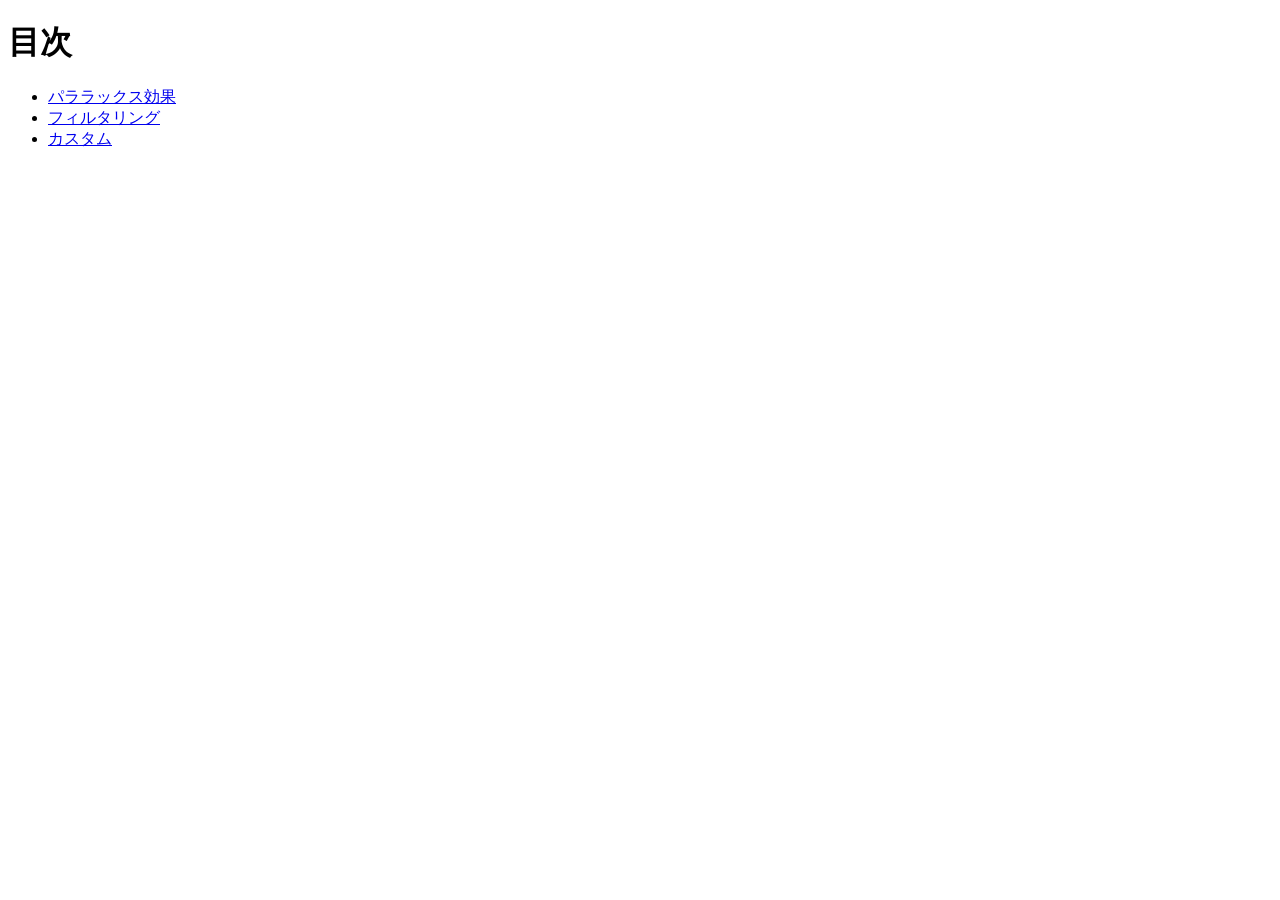
<file: index.html>
<!doctype html>
<html lang="ja">
  <head>
    <meta charset="utf-8">
    <title>20260820-js</title>
  </head>

  <body>
    <h1>目次</h1>

    <ul>
      <li><a href="parallax/index.html">パララックス効果</a></li>
      <li><a href="filtering/index.html">フィルタリング</a></li>
      <li><a href="custom/index.html">カスタム</a></li>
    </ul>
  </body>
</html>
</file>
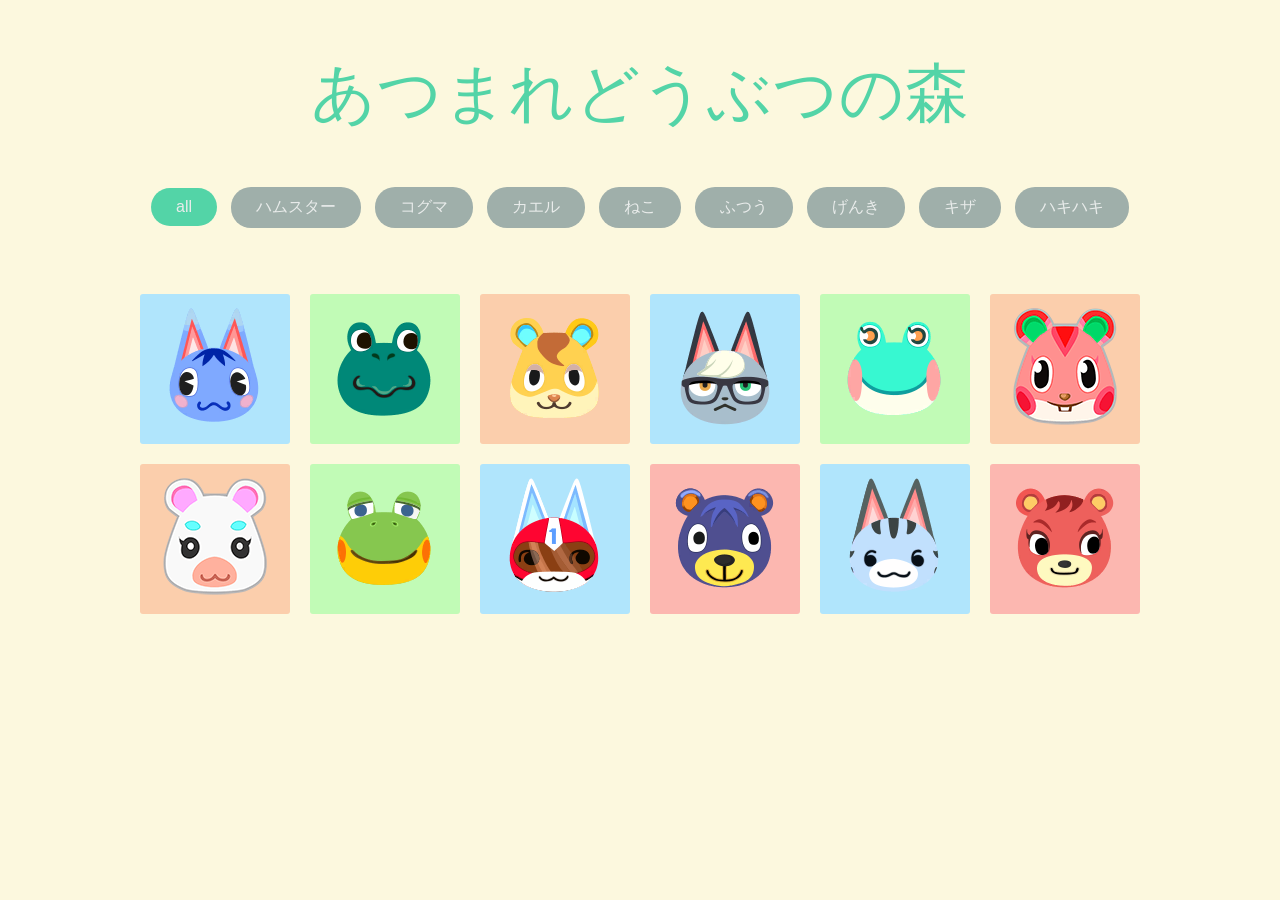
<file: custom/index.html>
<!DOCTYPE html>
<html lang="jp">

<head>
    <meta charset="UTF-8">
    <title>カスタムフィルタリング</title>
    <link rel="stylesheet" href="style.css">
</head>

<body>
    <div id="wrapper">
        <h1>あつまれどうぶつの森</h1>

        <div id="buttons">
            <button value="all" class="current">all</button>
            <button value="ham">ハムスター</button>
            <button value="bear">コグマ</button>
            <button value="frog">カエル</button>
            <button value="cat">ねこ</button>
            <button value="h">ふつう</button>
            <button value="g">げんき</button>
            <button value="k">キザ</button>
            <button value="ha">ハキハキ</button>
        </div>

        <ul id="list">
            <li class="cat g">
                <img src="img/catg.png" alt="item1">
            </li>
            <li class="frog ha">
                <img src="img/frogha.png" alt="item2">
            </li>
            <li class="ham ha">
                <img src="img/hamha.png" alt="item3">
            </li>
            <li class="cat k">
                <img src="img/catk.png" alt="item4">
            </li>
            <li class="frog h">
                <img src="img/frogh.png" alt="item5">
            </li>
            <li class="ham g">
                <img src="img/hamg.png" alt="item6">
            </li>
            <li class="ham h">
                <img src="img/hamh.png" alt="item7">
            </li>
            <li class="frog k">
                <img src="img/frogk.png" alt="item8">
            </li>
            <li class="cat ha">
                <img src="img/catha.png" alt="item9">
            </li>
            <li class="bear ha">
                <img src="img/bearha.png" alt="item10">
            </li>
            <li class="cat h">
                <img src="img/cath.png" alt="item11">
            </li>
            <li class="bear g">
                <img src="img/bearg.png" alt="item12">
            </li>
        </ul>
    </div>

    <!-- jQuery本体 -->
    <script src="https://code.jquery.com/jquery-3.7.1.min.js"
        integrity="sha256-/JqT3SQfawRcv/BIHPThkBvs0OEvtFFmqPF/lYI/Cxo=" crossorigin="anonymous"></script>
    <!--自作JS-->
    <script src="script.js"></script>
</body>

</html>
</file>
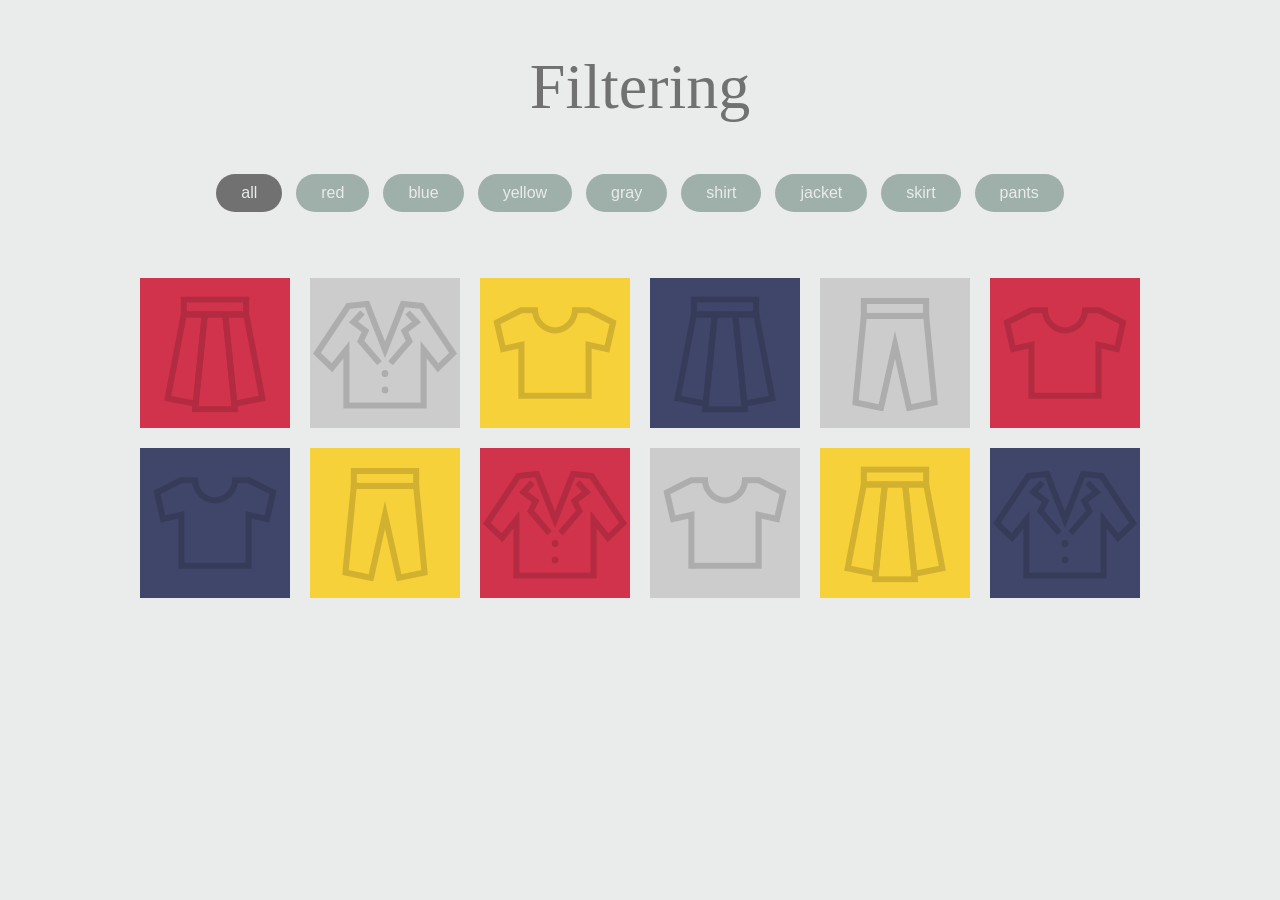
<file: filtering/index.html>
<!DOCTYPE html>
<html lang="jp">

<head>
    <meta charset="UTF-8">
    <title>フィルタリング</title>
    <link rel="stylesheet" href="style.css">
</head>

<body>
    <div id="wrapper">
        <h1>Filtering</h1>

        <div id="buttons">
            <button value="all" class="current">all</button>
            <button value="red">red</button>
            <button value="blue">blue</button>
            <button value="yellow">yellow</button>
            <button value="gray">gray</button>
            <button value="shirt">shirt</button>
            <button value="jacket">jacket</button>
            <button value="skirt">skirt</button>
            <button value="pants">pants</button>
        </div>

        <ul id="list">
            <li class="red skirt">
                <img src="img/skirt.png" alt="item1">
            </li>
            <li class="gray jacket">
                <img src="img/jacket.png" alt="item2">
            </li>
            <li class="yellow shirt">
                <img src="img/shirt.png" alt="item3">
            </li>
            <li class="blue skirt">
                <img src="img/skirt.png" alt="item4">
            </li>
            <li class="gray pants">
                <img src="img/pants.png" alt="item5">
            </li>
            <li class="red shirt">
                <img src="img/shirt.png" alt="item6">
            </li>
            <li class="blue shirt">
                <img src="img/shirt.png" alt="item7">
            </li>
            <li class="yellow pants">
                <img src="img/pants.png" alt="item8">
            </li>
            <li class="red jacket">
                <img src="img/jacket.png" alt="item9">
            </li>
            <li class="gray shirt">
                <img src="img/shirt.png" alt="item10">
            </li>
            <li class="yellow skirt">
                <img src="img/skirt.png" alt="item11">
            </li>
            <li class="blue jacket">
                <img src="img/jacket.png" alt="item12">
            </li>
        </ul>
    </div>

    <!-- jQuery本体 -->
    <script src="https://code.jquery.com/jquery-3.7.1.min.js"
        integrity="sha256-/JqT3SQfawRcv/BIHPThkBvs0OEvtFFmqPF/lYI/Cxo=" crossorigin="anonymous"></script>
    <!--自作JS-->
    <script src="script.js"></script>
</body>

</html>
</file>
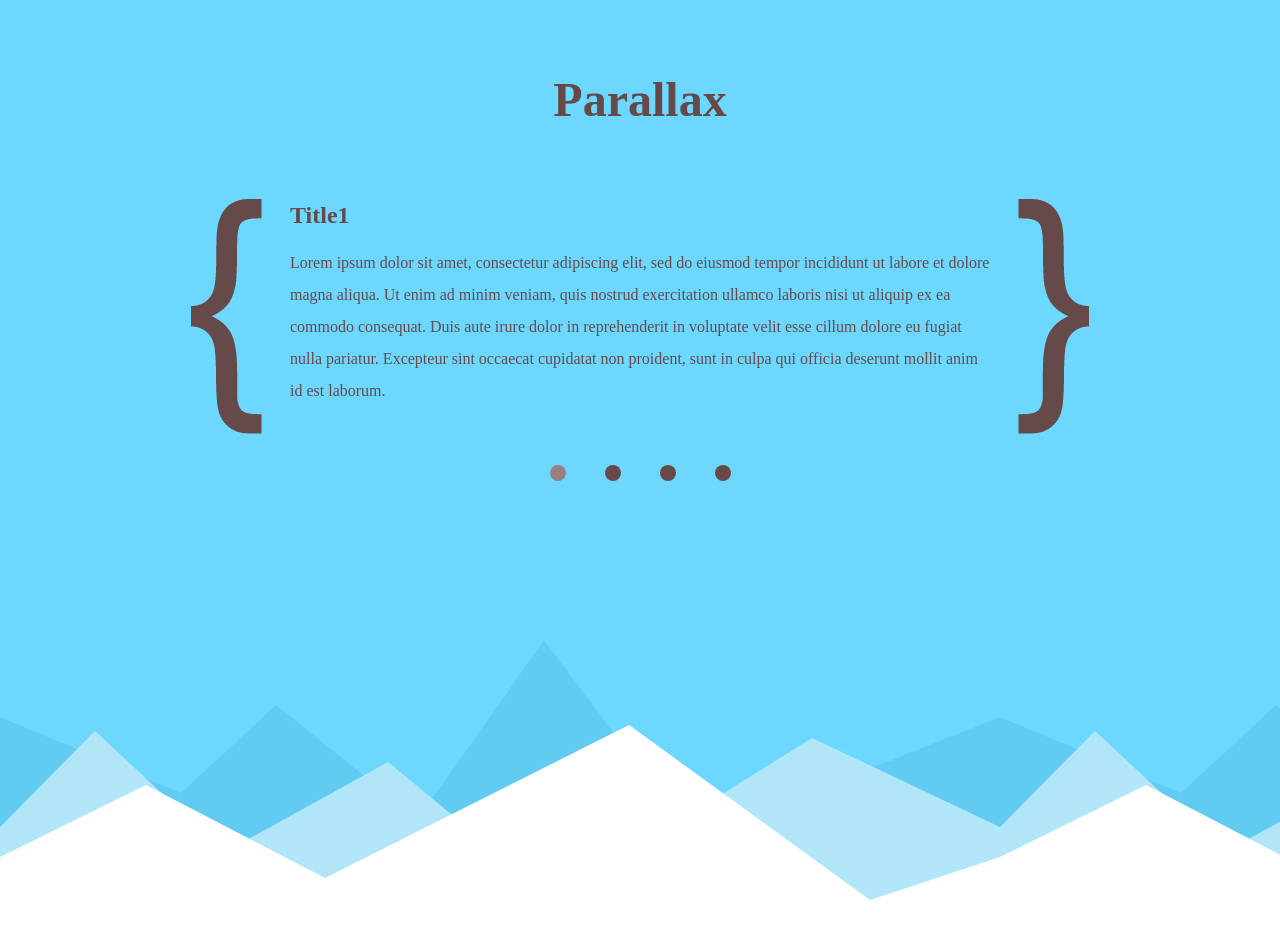
<file: parallax/index.html>
<!DOCTYPE html>
<html lang="jp">

<head>
    <meta charset="UTF-8">
    <title>パララックス効果</title>
    <link rel="stylesheet" href="style.css">
</head>

<body>
    <div id="bg1">
        <div id="bg2">
            <header>
                <h1>Parallax</h1>
            </header>

            <main>
                <div id="slide">
                    <div id="sections">
                        <section>
                            <h2>Title1</h2>
                            <p>
                                Lorem ipsum dolor sit amet, consectetur adipiscing elit, sed do eiusmod tempor
                                incididunt ut labore et dolore magna aliqua. Ut enim ad minim veniam, quis nostrud
                                exercitation ullamco laboris nisi ut aliquip ex ea commodo consequat. Duis aute irure
                                dolor in reprehenderit in voluptate velit esse cillum dolore eu fugiat nulla pariatur.
                                Excepteur sint occaecat cupidatat non proident, sunt in culpa qui officia deserunt
                                mollit anim id est laborum.
                            </p>
                        </section>
                        <section>
                            <h2>Title2</h2>
                            <p>
                                Lorem ipsum dolor sit amet, consectetur adipiscing elit, sed do eiusmod tempor
                                incididunt ut labore et dolore magna aliqua. Ut enim ad minim veniam, quis nostrud
                                exercitation ullamco laboris nisi ut aliquip ex ea commodo consequat. Duis aute irure
                                dolor in reprehenderit in voluptate velit esse cillum dolore eu fugiat nulla pariatur.
                                Excepteur sint occaecat cupidatat non proident, sunt in culpa qui officia deserunt
                                mollit anim id est laborum.
                            </p>
                        </section>
                        <section>
                            <h2>Title3</h2>
                            <p>
                                Lorem ipsum dolor sit amet, consectetur adipiscing elit, sed do eiusmod tempor
                                incididunt ut labore et dolore magna aliqua. Ut enim ad minim veniam, quis nostrud
                                exercitation ullamco laboris nisi ut aliquip ex ea commodo consequat. Duis aute irure
                                dolor in reprehenderit in voluptate velit esse cillum dolore eu fugiat nulla pariatur.
                                Excepteur sint occaecat cupidatat non proident, sunt in culpa qui officia deserunt
                                mollit anim id est laborum.
                            </p>
                        </section>
                        <section>
                            <h2>Title4</h2>
                            <p>
                                Lorem ipsum dolor sit amet, consectetur adipiscing elit, sed do eiusmod tempor
                                incididunt ut labore et dolore magna aliqua. Ut enim ad minim veniam, quis nostrud
                                exercitation ullamco laboris nisi ut aliquip ex ea commodo consequat. Duis aute irure
                                dolor in reprehenderit in voluptate velit esse cillum dolore eu fugiat nulla pariatur.
                                Excepteur sint occaecat cupidatat non proident, sunt in culpa qui officia deserunt
                                mollit anim id est laborum.
                            </p>
                        </section>
                    </div>
                </div>

                <ul>
                    <li><a href="#" class="current">1</a></li>
                    <li><a href="#">2</a></li>
                    <li><a href="#">3</a></li>
                    <li><a href="#">4</a></li>
                </ul>
            </main>
        </div>
    </div>
    <!-- jQuery本体 -->
    <script src="https://code.jquery.com/jquery-3.7.1.min.js"
        integrity="sha256-/JqT3SQfawRcv/BIHPThkBvs0OEvtFFmqPF/lYI/Cxo=" crossorigin="anonymous"></script>
    <!--自作JS-->
    <script src="script.js"></script>
</body>

</html>
</file>
<file: custom/style.css>
@charset "utf-8";

 * {
    box-sizing: border-box;
 }

 body {
    background: #fcf8de;
 }

 #wrapper {
    width: 1000px;
    margin: 0 auto;
    text-align: center;
 }

 h1 {
    margin: 50px 0;
    color: #53d4a7;
    font-size: 4em;
    font-weight: normal;
 }

 button {
    font-size: 1em;
    margin-right: 10px;
    display: block;
    color: #e9eceb;
    padding: 10px 25px;
    background: #9fafaa;
    border-radius: 20px;
    border: none;
    display: inline-block;
    cursor: pointer;
 }

button:last-child {
    margin-right: 0;
}
button:focus {
    outline: none;
}
button:hover, button.current {
    background: #53d4a7;
}

#list {
    padding-top: 50px;
    padding-left: 0;
    display: flex;
    flex-wrap: wrap;
    gap: 20px;
    list-style: none;
}
#list li {
    width: 150px;
    height: 150px;
    display: flex;
    border-radius: 3px;
    justify-content: center;
    align-items: center;
}
#list li.cat {
    background: #b0e5fc;
}
#list li.frog {
  background: #c1fbb6;
}
#list li.ham {
  background: #fbceac;
}
#list li.bear {
  background: #fcb7b0;
}
</file>
<file: filtering/style.css>
@charset "utf-8";

 * {
    box-sizing: border-box;
 }

 body {
    background: #e9eceb;
 }

 #wrapper {
    width: 1000px;
    margin: 0 auto;
    text-align: center;
 }

 h1 {
    margin: 50px 0;
    color: #717171;
    font-size: 4em;
    font-weight: normal;
 }

 button {
    font-size: 1em;
    margin-right: 10px;
    display: block;
    color: #e9eceb;
    padding: 10px 25px;
    background: #9fafaa;
    border-radius: 20px;
    border: none;
    display: inline-block;
    cursor: pointer;
 }

button:last-child {
    margin-right: 0;
}
button:focus {
    outline: none;
}
button:hover, button.current {
    background: #717171;
}

#list {
    padding-top: 50px;
    padding-left: 0;
    display: flex;
    flex-wrap: wrap;
    gap: 20px;
    list-style: none;
}
#list li {
    width: 150px;
    height: 150px;
}
#list li.red {
    background: #d2334c;
}
#list li.blue {
  background: #404669;
}
#list li.yellow {
  background: #f7d139;
}
#list li.gray {
  background: #ccc;
}
</file>
<file: parallax/style.css>
@charset "utf-8";

* {
    box-sizing: border-box;
}

html, body {
    height: 100%;
}

body, #bg1, #bg2 {
    transition: background 0.3s;
    background-repeat: repeat-x;
    background-position: 0 100%;
}

body {
    /*font-family: Arial, Helvetica, sans-serif;*/
    color: #664949;
    background-color: #6cd8ff;
    background-image: url(img/bg.png);
    margin: 0;
}

#bg1, #bg2 {
    height: 100%;
}

#bg1 {
    background-image: url(img/bg1.png);
}

#bg2 {
    background-image: url(img/bg2.png);
}

header h1 {
    padding: 40px 0;
    text-align: center;
    font-size: 3em;
    font-weight: bold;
}

main {
    width: 900px;
    background: url(img/left.png) no-repeat, url(img/right.png) no-repeat 100% 0;
    margin: 0 auto;
}

#slide {
    position: relative;
    overflow: hidden;
    display: block;
    width: 700px;
    height: 250px;
    margin: 0 auto;
}

#sections {
    position: absolute;
    width: 2800px;
    height: 100%;
}

section {
    float: left;
    width: 700px;
}

section h2 {
    font-size: 1.5em;
    font-weight: bold;
    margin: 0;
}

section {
    line-height: 2em;
}

ul {
    clear: both;
    text-align: center;
    padding: 0;
}

li {
    display: inline-block;
    margin-right: 35px;
}
li:last-child {
    margin-right: 0;
}

li a {
    text-indent: -9999px;
    display: block;
    width: 16px;
    height: 16px;
    border-radius: 8px;
    background: #664949;
}
li a.current {
    background: #988080;
}
</file>
